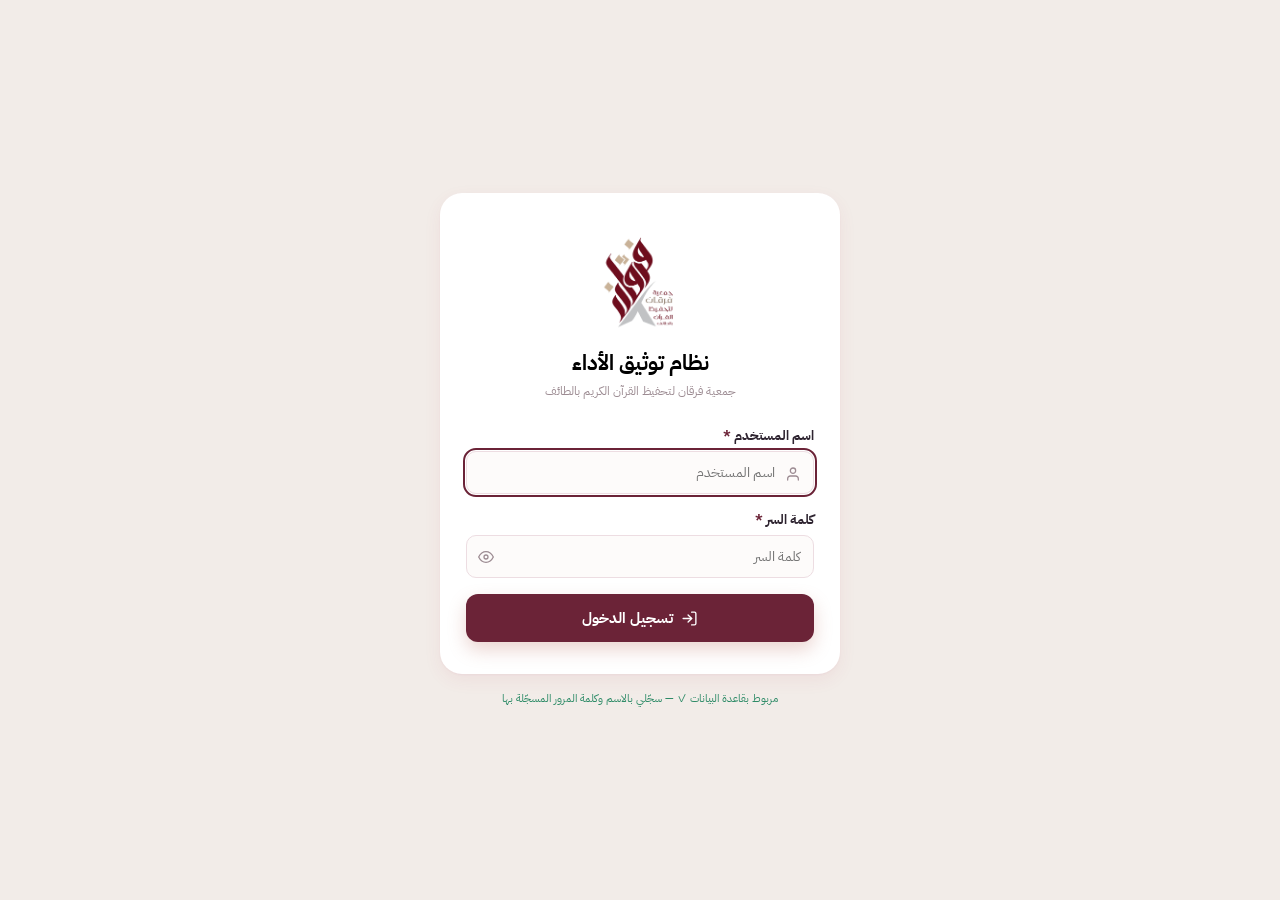
<file: index.html>
<!doctype html>
<html lang="ar" dir="rtl">
<head>
  <meta charset="UTF-8" />
  <meta name="viewport" content="width=device-width, initial-scale=1.0" />
  <title>منصة التقارير — جمعية فرقان</title>
  <link rel="preconnect" href="https://fonts.googleapis.com" />
  <link rel="preconnect" href="https://fonts.gstatic.com" crossorigin />
  <!-- كل الخطوط اللي تظهر باختيار "الخط" بصفحة إعدادات الموقع محمّلة هنا مسبقًا
       دفعة وحدة، عشان التبديل بينها يصير فوري بدون أي طلب شبكة إضافي. -->
  <link href="https://fonts.googleapis.com/css2?family=IBM+Plex+Sans+Arabic:wght@400;500;600;700&family=Cairo:wght@400;600;700;800;900&family=Almarai:wght@300;400;700;800&family=Amiri:wght@400;700&family=Tajawal:wght@400;500;700;800;900&family=Changa:wght@400;500;600;700;800&family=Noto+Kufi+Arabic:wght@400;500;600;700;800&family=Reem+Kufi:wght@400;500;600;700&display=swap" rel="stylesheet" />
  <link rel="stylesheet" href="style.css?v=20261104f" />
</head>
<body>
  <div id="app"></div>
  <script src="script.js?v=20261104f"></script>
</body>
</html>
</file>
<file: style.css>
/* =============================== Design tokens =============================== */
/* Primary brand accent: vivid burgundy (same vividness/lightness the reference
   design used for its blue), status colors (green/gold/danger) unchanged. */
:root {
  --rose: #6b2337;        /* primary (burgundy) — one consistent shade site-wide */
  --rose-dark: #521a2a;   /* primary hover/active */
  --blush-bg: #F2ECE8;    /* page background (warm off-white) */
  --ink: #2E2430;         /* body text (dark warm charcoal) */
  --subtle: #9c8b92;      /* muted secondary text */
  --border: #eddde2;      /* light border */
  --card-shadow: 0 1px 2px rgba(178, 58, 92, 0.05), 0 6px 18px rgba(178, 58, 92, 0.07);
  --green: #2E8B67;        /* completed / success */
  --green-bg: #e7f5ee;
  --gold: #D89A57;         /* accent + "under review" */
  --gold-bg: #fbf0e1;
  --gray-bg: #f3edef;
  --danger: #D65B57;
  --danger-bg: #fcebe9;
  --blue: #8B4A73;         /* secondary accent (wine-purple) */
  --blue-bg: #f3e9ef;
  --sidebar-bg: #faf6f4;
  --sidebar-bg-image: none;
  --sidebar-active: #DDCCC2;
  --sidebar-text: var(--ink);
  --sidebar-text-subtle: var(--subtle);
  /* خط الواجهة القابل للتخصيص من "إعدادات الموقع" — تُغيَّر هذي القيم فعليًا عبر
     applySiteColors() حسب اختيار مديرة النظام. التقرير المطبوع/PDF لا يستخدمها
     (يبقى بخطه الثابت Almarai/Amiri عمدًا). */
  --font-main: 'IBM Plex Sans Arabic';
  --font-heading: 'IBM Plex Sans Arabic';
}

* { box-sizing: border-box; }
html, body { margin: 0; padding: 0; }
body {
  background: var(--blush-bg);
  color: var(--ink);
  font-family: var(--font-main), 'Segoe UI', sans-serif;
  direction: rtl;
}
select, input, textarea, button { font-family: var(--font-main), sans-serif; }
button { font: inherit; }
img { max-width: 100%; }

.prs-title { font-family: var(--font-heading), var(--font-main), sans-serif; font-weight: 800; }

.prs-card { transition: transform 0.15s ease, box-shadow 0.15s ease; }
.prs-card:hover { transform: translateY(-2px); box-shadow: 0 8px 20px rgba(46,36,34,0.09); }

/* =============================== Layout =============================== */
.app-shell { display: flex; align-items: flex-start; min-height: 100vh; }
.page-wrap { min-height: 100vh; padding: 28px 20px; width: 100%; }
.page-inner { max-width: 980px; margin: 0 auto; }
.page-inner.narrow { max-width: 720px; }
.page-inner.report { max-width: 900px; }

.app-main { flex: 1; min-width: 0; }
.open-sidebar-wrap { padding: 20px 20px 0; display: flex; align-items: center; gap: 8px; }

/* Sidebar (main nav) — Option B: "مجموعات منفصلة ببطاقات" */
.sidebar {
  width: 252px;
  flex-shrink: 0;
  background-color: var(--sidebar-bg);
  background-image: var(--sidebar-bg-image);
  background-size: cover;
  background-position: center;
  box-shadow: var(--card-shadow);
  border-radius: 20px;
  padding: 16px 12px;
  display: flex;
  flex-direction: column;
  position: sticky;
  top: 20px;
  align-self: flex-start;
  margin: 20px 0 20px 20px;
  overflow-y: auto;
  height: calc(100vh - 40px);
  scrollbar-width: thin;
  scrollbar-color: var(--border) transparent;
}
.sidebar::-webkit-scrollbar { width: 6px; }
.sidebar::-webkit-scrollbar-thumb { background: var(--border); border-radius: 6px; }
.sidebar-head { padding: 2px 4px 14px; margin-bottom: 4px; }
.sidebar-head-icons-row { display: flex; align-items: center; justify-content: space-between; margin-bottom: 10px; }
.icon-badge { width: 30px; height: 30px; border-radius: 9px; background: #fff; display: flex; align-items: center; justify-content: center; flex-shrink: 0; box-shadow: 0 1px 3px rgba(107,35,55,0.1); }
.sidebar-logo { display: block; width: 30px; height: 30px; object-fit: contain; margin: 0 auto 6px; }
.sidebar-title { display: block; font-size: var(--sb-title-size, 15px); font-weight: 900; color: var(--sb-title-color, #6b2337); text-align: center; white-space: normal; line-height: 1.3; }
.icon-btn { width: 28px; height: 28px; border-radius: 8px; border: none; background: #fff; display: flex; align-items: center; justify-content: center; cursor: pointer; flex-shrink: 0; transition: background 0.15s ease; }
.icon-btn:hover { background: #f1e6ea; }
.sidebar .icon-btn { background: #fff; }
.sidebar-user-block {
  display: flex; align-items: center; gap: 28px; padding: 10px; margin: 4px 0 14px;
  background: #fff; border-radius: 14px; box-shadow: 0 1px 3px rgba(107,35,55,0.08);
}
.sidebar-user-avatar {
  width: 36px; height: 36px; border-radius: 50%; background: linear-gradient(150deg, #8B4A73, #6b2337); color: #fff;
  display: flex; align-items: center; justify-content: center; font-weight: 900; font-size: 14px; flex-shrink: 0;
}
.sidebar-user-name { font-size: 12.5px; font-weight: 800; color: var(--ink); overflow: hidden; text-overflow: ellipsis; white-space: nowrap; }
.sidebar-role-badge {
  display: inline-block; margin-top: 3px; font-size: 9.5px; font-weight: 700; color: #fff;
  background: var(--rose); padding: 2px 8px; border-radius: 999px; white-space: nowrap;
  overflow: hidden; text-overflow: ellipsis; max-width: 100%;
}
.sidebar-bell { margin-right: auto; background: #fff; border: none; width: 30px; height: 30px; border-radius: 50%; display: flex; align-items: center; justify-content: center; flex-shrink: 0; color: var(--ink); box-shadow: 0 1px 3px rgba(107,35,55,0.08); transition: background 0.15s ease; }
.sidebar-bell:hover { background: #f1e6ea; }
.nav-group {
  position: relative; background: #fff; border-radius: 14px; padding: 8px 6px;
  box-shadow: 0 1px 2px rgba(107,35,55,0.05);
}
.nav-group-label {
  font-size: 11px; font-weight: 800; color: var(--rose); letter-spacing: 0.2px;
  padding: 4px 8px 7px; display: flex !important; transition: opacity 0.15s ease;
}
.nav-group-label svg { opacity: 0.7; }
.nav-list { display: flex; flex-direction: column; gap: 3px; padding-right: 0; width: 100%; }
.nav-item {
  position: relative;
  display: flex; align-items: center; gap: 10px; padding: 8px 10px; border-radius: 9px; border: none;
  background: transparent; color: var(--nav-color, var(--ink)); font-size: var(--nav-size, 12px); font-weight: 600; cursor: pointer; text-align: right; width: 100%;
  transition: background 0.15s ease, color 0.15s ease;
}
.nav-item.active { background: var(--nav-active-bg, linear-gradient(135deg, #8B4A73, #6b2337)); color: #fff; font-weight: 800; }
.nav-item.active svg { stroke: #fff !important; }
.nav-item.active::before { content: none; }
.nav-item:not(.active):not([disabled]):hover { background: var(--gray-bg); }
.nav-item[disabled] { color: #cfc3c8; cursor: not-allowed; }
.sidebar-tagline { font-family: var(--font-heading), 'Cairo', 'IBM Plex Sans Arabic', sans-serif; font-size: 13px; font-weight: 800; color: var(--rose); text-align: center; margin: 14px 0 8px; line-height: 1.5; }
.sidebar-spacer { flex: 1; min-height: 10px; }
.sidebar-sep { border-top: none; margin: 6px 0; }
.logout-btn { display: flex; align-items: center; justify-content: center; gap: 8px; padding: 10px 6px; border-radius: 12px; border: none; background: #fff; color: var(--rose); font-size: 12.5px; font-weight: 700; cursor: pointer; text-align: center; width: calc(100% - 46px); margin-right: 22px; margin-bottom: 28px; box-shadow: 0 1px 3px rgba(107,35,55,0.08); transition: background 0.15s ease; }
.logout-btn:hover { background: rgba(214,91,87,0.1); }
.mobile-menu-toggle { width: 38px; height: 38px; border-radius: 10px; border: 1px solid #fff; box-shadow: var(--card-shadow); background: #fff; display: flex; align-items: center; justify-content: center; cursor: pointer; }
.mobile-backdrop { position: fixed; inset: 0; background: rgba(46,36,42,0.4); z-index: 40; }
.sidebar-mobile-panel { position: fixed; top: 0; bottom: 0; right: 0; z-index: 50; width: 264px; max-width: 82vw; box-shadow: -8px 0 24px rgba(0,0,0,0.15); }
@media (max-width: 860px) {
  .sidebar:not(.sidebar-mobile-panel .sidebar) { display: none; }
}
.sidebar-tagline-block { margin-bottom: 52px; display: flex; flex-direction: column; align-items: center; }
.sidebar-tagline-img { max-width: 100%; max-height: 70px; object-fit: contain; margin: 10px auto 0; border-radius: 10px; }


/* =============================== Common bits =============================== */
.field { margin-bottom: 16px; }
.field-label { display: block; font-size: 13px; font-weight: 700; margin-bottom: 6px; color: var(--ink); }
.req-star { color: var(--rose); }
.input, select.input, textarea.input {
  width: 100%; box-sizing: border-box; padding: 10px 12px; border-radius: 10px; border: 1px solid var(--border);
  font-size: 13.5px; color: var(--ink); background: #fdfbfa; outline: none;
}
/* حقول التاريخ في Safari (الآيباد) لها عرض داخلي ثابت يطلّعها عن مكانها جنب حقل ثاني */
input[type="date"] { -webkit-appearance: none; appearance: none; display: block; width: 100%; min-width: 0; max-width: 100%; box-sizing: border-box; min-height: 44px; text-align: right; }
.row-flex > *, .field, .num-box { min-width: 0; }
input[type="date"]::-webkit-date-and-time-value { text-align: right; }
select.input { cursor: pointer; }
textarea.input { resize: vertical; line-height: 1.6; }
.readonly-box { padding: 10px 12px; border-radius: 10px; border: 1px solid var(--border); background: var(--gray-bg); color: var(--subtle); display: flex; align-items: center; min-height: 40px; }
.hint { font-size: 11px; color: var(--subtle); margin-top: 6px; }
.hint.good { color: var(--green); }
.hint.bad { color: var(--danger); }
.char-count { font-size: 10.5px; color: var(--subtle); margin-top: 4px; text-align: left; }

.radio-group { display: flex; flex-wrap: wrap; gap: 8px; }
.radio-pill { padding: 8px 14px; border-radius: 999px; border: 1px solid var(--border); background: #fff; color: var(--ink); font-size: 12.5px; font-weight: 600; cursor: pointer; }
.radio-pill.active { border-color: var(--rose); background: var(--rose); color: #fff; }

.progress-bar { background: #f1e8e4; border-radius: 999px; height: 7px; overflow: hidden; }
.progress-bar-fill { height: 100%; border-radius: 999px; transition: width 0.3s ease; background: var(--rose); }

.topbar { display: flex; align-items: center; justify-content: space-between; margin-bottom: 22px; gap: 12px; flex-wrap: wrap; }
.topbar-left { display: flex; align-items: center; gap: 12px; }
.back-btn { width: 36px; height: 36px; border-radius: 10px; border: 1px solid var(--border); background: #fff; cursor: pointer; display: flex; align-items: center; justify-content: center; flex-shrink: 0; }
.topbar-title { font-size: 20px; font-weight: 900; color: var(--ink); }
.topbar-subtitle { font-size: 12.5px; color: var(--subtle); margin-top: 3px; }
.topbar-right { display: flex; gap: 8px; align-items: center; flex-shrink: 0; flex-wrap: wrap; }

.pill-btn {
  display: inline-flex; align-items: center; gap: 6px; padding: 9px 14px; border-radius: 10px; font-size: 12.5px;
  font-weight: 700; cursor: pointer; border: none;
}
.pill-btn[disabled] { opacity: 0.45; cursor: not-allowed; }
.pill-primary { background: var(--rose); color: #fff; }
.pill-ghost { background: #fff; color: var(--ink); border: 1px solid var(--border); }
.pill-soft { background: var(--green-bg); color: var(--green); }
.pill-danger { background: var(--danger-bg); color: var(--danger); }

.card { background: #fff; border: 1px solid #fff; box-shadow: var(--card-shadow); border-radius: 16px; padding: 16px; }
.card-lg { border-radius: 18px; padding: 18px 20px; }
.stat-card { background: #fff; border: 1px solid #fff; box-shadow: var(--card-shadow); border-radius: 14px; padding: 14px 16px; }
.stat-card .value { font-size: 22px; font-weight: 900; color: var(--ink); }
.stat-card .label { font-size: 11px; color: var(--subtle); margin-top: 4px; }
.stat-grid { display: grid; grid-template-columns: repeat(auto-fit, minmax(160px, 1fr)); gap: 12px; margin-bottom: 18px; }
.stat-icon-card { display: flex; align-items: center; justify-content: space-between; gap: 10px; }
.stat-icon-circle { width: 42px; height: 42px; border-radius: 50%; display: flex; align-items: center; justify-content: center; flex-shrink: 0; }

.hero-banner {
  position: relative;
  overflow: hidden;
  border-radius: 18px;
  padding: 30px 26px 24px;
  margin-bottom: 18px;
  min-height: 190px;
  display: flex;
  flex-direction: column;
  justify-content: var(--banner-vpos, center);
  align-items: stretch;
}
.hero-banner::after { content: ""; position: absolute; inset: 0; background: rgba(255,255,255,var(--banner-veil, 0)); z-index: 1; pointer-events: none; }
.hero-banner-bg {
  position: absolute; inset: 0; width: 100%; height: 100%;
  object-fit: cover; object-position: center 62%; z-index: 0;
}
.hero-banner-text { position: relative; z-index: 2; margin-bottom: 18px; text-align: center; transform: translateX(var(--banner-shift, -8%)); }
.hero-banner-eyebrow { font-size: 14px; font-weight: 600; color: #000; }
.hero-banner-title { font-size: var(--banner-title-size, 27px); font-weight: 900; color: var(--banner-title-color, #6b2337); margin: 4px 0 8px; }
.hero-banner-sub { font-size: var(--banner-sub-size, 13px); color: var(--banner-sub-color, #000); margin-bottom: 0; }
.search-bar {
  margin-top: 16px;
  background: #fff;
  border: 1px solid var(--border);
  box-shadow: 0 1px 2px rgba(178, 58, 92, 0.05);
  border-radius: 12px;
  padding: 10px 14px;
  display: flex;
  align-items: center;
  gap: 10px;
  max-width: 100%;
  position: relative;
  z-index: 2;
}
.search-input { border: none; outline: none; flex: 1; font-size: 13px; background: transparent; color: var(--ink); }
.search-input::placeholder { color: var(--subtle); }
@media (max-width: 700px) {
  .dash-recent-grid { grid-template-columns: 1fr !important; }
}

table.prs-table { width: 100%; border-collapse: collapse; font-size: 12px; }
table.prs-table th { text-align: right; padding: 9px 10px; font-weight: 800; }
table.prs-table td { padding: 8px 10px; border-top: 1px solid var(--border); }
.table-wrap { border: 1px solid var(--border); border-radius: 12px; overflow: hidden; }

.badge { display: inline-flex; align-items: center; font-size: 10.5px; font-weight: 700; padding: 4px 10px; border-radius: 999px; }
.row-flex { display: flex; gap: 10px; }
.row-flex > * { flex: 1; min-width: 0; }
.repeat-item { border: 1px solid var(--border); border-radius: 14px; padding: 16px; position: relative; margin-bottom: 14px; }
.repeat-item-head { display: flex; align-items: center; justify-content: space-between; margin-bottom: 12px; }
.repeat-item-title { font-size: 12.5px; font-weight: 800; color: var(--rose); }
.icon-remove { width: 26px; height: 26px; border-radius: 8px; border: none; background: var(--danger-bg); color: var(--danger); cursor: pointer; display: flex; align-items: center; justify-content: center; }
.subhead { font-size: 11.5px; font-weight: 800; color: var(--rose); margin: 16px 0 10px; padding-bottom: 6px; border-bottom: 1px solid var(--border); }

.login-wrap { min-height: 100vh; display: flex; align-items: center; justify-content: center; padding: 20px; }
.login-box { width: 100%; max-width: 400px; }
.login-card { background: #fff; border-radius: 22px; padding: 32px 26px; box-shadow: var(--card-shadow); }
.login-logo { width: 96px; height: auto; margin: 0 auto 14px; display: block; }
.login-hint { text-align: center; font-size: 11px; color: var(--subtle); margin-top: 16px; }
.error-box { background: var(--danger-bg); color: var(--danger); font-size: 12px; border-radius: 10px; padding: 9px 12px; margin-bottom: 14px; }
.submit-btn { width: 100%; padding: 13px; border-radius: 12px; border: none; background: var(--rose); color: #fff; font-size: 14.5px; font-weight: 800; cursor: pointer; display: flex; align-items: center; justify-content: center; gap: 8px; box-shadow: 0 8px 18px rgba(193,123,111,0.32); }
.input-icon-wrap { position: relative; }
.input-icon-right { position: absolute; top: 50%; right: 13px; transform: translateY(-50%); pointer-events: none; }
.input-icon-left-btn { position: absolute; top: 50%; left: 12px; transform: translateY(-50%); background: none; border: none; cursor: pointer; padding: 0; display: flex; }

/* Report layout */
.report-layout { display: flex; align-items: flex-start; gap: 0; }
.report-main { flex: 1; min-width: 0; padding: 20px; }
.phase-sidebar { width: 232px; flex-shrink: 0; background: #fff; border-left: 1px solid var(--border); padding: 14px 10px; overflow-y: auto; position: sticky; top: 20px; height: calc(100vh - 40px); }
.phase-sidebar.collapsed { width: 64px; padding: 14px 8px; }
.phase-row-btn { width: 100%; display: flex; align-items: center; gap: 9px; padding: 8px; border: none; background: transparent; cursor: pointer; text-align: right; border-radius: 12px; }
.phase-row-btn.open { background: #fdfbfa; }
.phase-section-btn { display: flex; align-items: center; gap: 7px; padding: 6px 8px; border-radius: 8px; border: none; background: transparent; cursor: pointer; text-align: right; width: 100%; }
.phase-section-btn.active { background: var(--rose); }
.phase-section-btn.active span.sec-label { color: #fff; font-weight: 700; }
.dot { width: 6px; height: 6px; border-radius: 50%; flex-shrink: 0; }

.section-editor-nav { display: flex; align-items: center; gap: 8px; margin-top: 20px; padding-top: 16px; border-top: 1px solid var(--border); }
.next-btn { display: flex; align-items: center; gap: 4px; padding: 9px 14px; border-radius: 10px; border: none; background: var(--rose); color: #fff; font-size: 12.5px; font-weight: 700; cursor: pointer; }
.next-btn[disabled] { background: #f0c8bd; cursor: not-allowed; }

.indicator-card { border: 1px solid #fff; box-shadow: var(--card-shadow); border-radius: 14px; padding: 16px 18px; background: #fff; margin-bottom: 14px; }
.indicator-card.empty { border: 1px solid var(--border); box-shadow: none; padding: 16px; }
.num-box { flex: 1; background: var(--gray-bg); border-radius: 10px; padding: 8px 10px; text-align: center; }
.num-box.highlight { background: var(--gold-bg); }
.num-box .num-label { font-size: 10px; color: var(--subtle); }
.num-box .num-value { font-size: 15px; font-weight: 800; margin-top: 2px; }

.multi-chip { display: inline-flex; align-items: center; gap: 5px; background: var(--danger-bg); color: var(--rose); border-radius: 999px; padding: 4px 10px; font-size: 11.5px; font-weight: 600; }
.multi-dropdown-panel { border: 1px solid var(--border); border-radius: 10px; background: #fff; margin-top: 4px; max-height: 200px; overflow-y: auto; }
.multi-dropdown-item { display: flex; align-items: center; gap: 8px; padding: 8px 12px; cursor: pointer; font-size: 12.5px; }
.multi-dropdown-item:hover { background: #fdfbfa; }

.og-block { border-right: 3px solid var(--rose); background: #fdfbfa; border-radius: 10px; padding: 12px 14px; margin-top: 12px; }

/* =============================== Formal report design (Word/PDF style) ======= */
:root {
  --rpt-burgundy: #6b2337;      /* deep formal maroon — headings, chapter bars */
  --rpt-burgundy-dark: #4d1827;
  --rpt-beige: #FAF6EF;         /* page-surroundings background (screen only) */
  --rpt-paper: #FFFDF9;         /* the "paper" surface of each page */
  --rpt-line: #e7dccb;          /* soft hairline / divider */
  --rpt-ink: #2c2622;           /* body text on paper */
  --rpt-gray: #6f6a63;          /* secondary/muted text */
}

.rpt-wrap { background: var(--rpt-beige); padding: 26px 0; border-radius: 18px; }
.a4-page {
  background: var(--rpt-paper);
  width: var(--rpt-page-w, 210mm);
  max-width: 100%;
  min-height: 100mm;
  margin: 0 auto 22px;
  padding: var(--rpt-mt, 18mm) var(--rpt-mr, 15mm) var(--rpt-mb, 18mm) var(--rpt-ml, 15mm);
  box-shadow: 0 2px 4px rgba(107,35,55,0.06), 0 14px 34px rgba(107,35,55,0.09);
  position: relative;
  box-sizing: border-box;
  font-family: var(--rpt-font-body, 'Almarai'), 'Almarai', 'IBM Plex Sans Arabic', sans-serif;
  color: var(--rpt-ink);
}
.a4-page.has-spine { padding-right: calc(var(--rpt-mr, 15mm) + 2mm); }
.rpt-spine { position: absolute; top: 0; bottom: 0; right: 0; width: 5mm; background: var(--rpt-burgundy); }

/* ---- تنسيق الصفحة من «إدارة التقارير»: خلفية، علامة مائية، إطار، رأس وتذييل ---- */
.rpt-bgimg .a4-page { background-image: var(--rpt-bg-img); background-size: 100% 100%; background-position: center; background-repeat: no-repeat; }
.rpt-frame .a4-page { outline: 1.5px solid var(--rpt-burgundy); outline-offset: -5mm; }
.rpt-wm { position: absolute; inset: 0; background-repeat: no-repeat; background-position: center; background-size: 45%; opacity: 0.06; pointer-events: none; z-index: 0; }
.rpt-runhead { display: flex; align-items: center; justify-content: space-between; gap: 10px; font-size: 10.5px; color: var(--rpt-gray); border-bottom: 2px solid var(--rpt-burgundy); padding-bottom: 6px; margin-bottom: 14px; position: relative; }
.rpt-runhead > span { flex: 1; }
.rpt-runhead > span:last-child { text-align: left; }
.rpt-runhead-c { display: flex; align-items: center; justify-content: center; gap: 8px; color: var(--rpt-burgundy); }
.rpt-runhead-c img { height: 34px; width: auto; }
.rpt-runfoot { position: absolute; bottom: 6mm; left: var(--rpt-ml, 15mm); right: var(--rpt-mr, 15mm); display: flex; align-items: center; gap: 10px; font-size: 10px; color: var(--rpt-gray); }
.rpt-runfoot > span { flex: 1; }
.rpt-runfoot-num { text-align: center; font-size: 14px; font-weight: 800; color: var(--rpt-burgundy); }

/* ---- صفحة «تنسيق وإنشاء التقارير» ---- */
.rm-layout { display: flex; flex-wrap: wrap; gap: 16px; align-items: flex-start; }
.rm-list { flex: 0 1 230px; min-width: 200px; display: flex; flex-direction: column; gap: 8px; }
.rm-item { display: flex; flex-direction: column; align-items: flex-start; gap: 2px; text-align: right; padding: 12px 14px; border-radius: 14px; cursor: pointer; color: var(--ink, #2E2430); border: 1px solid var(--border, #eddde2); background: #fff; font-family: inherit; min-height: 52px; }
.rm-item.on { border: 1.5px solid var(--rose, #6b2337); background: #fbf3f5; }
.rm-item-name { font-size: 13.5px; font-weight: 800; }
.rm-item-kind { font-size: 11.5px; color: var(--subtle, #6f5f66); }
.rm-new { min-height: 48px; border-radius: 14px; border: 1.5px dashed #c9a9b4; background: #fff; color: var(--rose, #6b2337); font-size: 13px; font-weight: 800; cursor: pointer; display: flex; align-items: center; justify-content: center; gap: 6px; font-family: inherit; }
.rm-panel { flex: 1 1 360px; min-width: 0; display: flex; flex-direction: column; gap: 12px; margin: 0; }
.rm-panel-head { display: flex; align-items: center; justify-content: space-between; gap: 10px; flex-wrap: wrap; }
.rm-tabs { display: flex; gap: 4px; flex-wrap: wrap; background: #f6f0f2; padding: 4px; border-radius: 12px; }
.rm-tab { flex: 1; min-width: 78px; min-height: 40px; border: none; border-radius: 9px; font-size: 12px; font-weight: 600; cursor: pointer; background: transparent; color: #5c4f55; font-family: inherit; }
.rm-tab.on { background: #fff; color: var(--rose, #6b2337); font-weight: 800; box-shadow: 0 1px 3px rgba(107,35,55,0.12); }
.rm-body { display: flex; flex-direction: column; gap: 14px; }
.rm-field { display: flex; flex-direction: column; gap: 6px; }
.rm-label { font-size: 12.5px; font-weight: 800; }
.rm-field > .rm-pill { align-self: flex-start; }
.rm-label:empty { display: none; }
.rm-hint { font-size: 11.5px; color: var(--subtle, #6f5f66); line-height: 1.7; }
.rm-row { display: flex; align-items: center; gap: 8px; flex-wrap: wrap; }
.rm-pills { display: flex; gap: 6px; flex-wrap: wrap; }
.rm-pill { min-height: 40px; padding: 0 14px; border-radius: 999px; font-size: 12.5px; font-weight: 600; cursor: pointer; border: 1px solid var(--border, #eddde2); background: #fff; color: var(--ink, #2E2430); font-family: inherit; display: inline-flex; align-items: center; }
.rm-pill.on { background: var(--rose, #6b2337); border-color: var(--rose, #6b2337); color: #fff; font-weight: 800; }
.rm-pill-sm { min-height: 34px; padding: 0 11px; font-size: 11.5px; }
.rm-grid3 { display: grid; grid-template-columns: repeat(auto-fit, minmax(140px, 1fr)); gap: 10px; }
.rm-mini { display: flex; align-items: center; gap: 6px; font-size: 12px; color: var(--subtle, #6f5f66); }
.rm-color { width: 52px; height: 40px; border: 1px solid var(--border, #eddde2); border-radius: 8px; cursor: pointer; padding: 2px; background: #fff; }
.rm-swatch { width: 36px; height: 36px; border-radius: 50%; cursor: pointer; border: 2px solid #fff; box-shadow: 0 0 0 1px var(--border, #eddde2); }
.rm-swatch.on { border: 3px solid var(--ink, #2E2430); }
.rm-sep { height: 1px; background: var(--border, #eddde2); }
.rm-chapter { border: 1px solid var(--border, #eddde2); border-radius: 12px; padding: 8px 10px; margin-bottom: 6px; background: #fff; }
.rm-chapter.off { background: #faf6f4; }
.rm-chapter.off input { opacity: 0.6; }
.rm-arrow { width: 30px; height: 22px; border: 1px solid var(--border, #eddde2); background: #fff; border-radius: 6px; font-size: 10px; cursor: pointer; color: var(--ink, #2E2430); }
.rm-arrow:disabled { opacity: 0.35; cursor: default; }
.rm-link { background: none; border: none; color: var(--rose, #6b2337); font-size: 12px; font-weight: 700; cursor: pointer; padding: 8px 2px 0; font-family: inherit; }
.rm-dirty { font-size: 11.5px; font-weight: 800; color: #7a4d16; background: #fbf0e1; padding: 4px 10px; border-radius: 999px; }
.rm-saved { font-size: 11.5px; font-weight: 800; color: #2E6B52; background: #e7f5ee; padding: 4px 10px; border-radius: 999px; }
.rm-preview { flex: 1 1 440px; min-width: 0; }
.rm-badge { font-size: 11.5px; font-weight: 800; color: #7a4d16; background: #fbf0e1; padding: 4px 10px; border-radius: 999px; }
.rm-preview-scroll { max-height: 1100px; overflow: auto; border-radius: 16px; background: var(--rpt-beige); }
.rm-preview-scroll .rpt-wrap { padding: 14px 0; }

/* ---- شبكة البطاقات العامة (تُستخدم بالبطاقات الأيقونية داخل الفصول) ---- */

/* ---- Cover page ---- */
/* غلاف "التقرير الإداري النهائي" (الإدارة العليا) — تصميم مبسّط منفصل */
.rpt-cover { display: flex; flex-direction: column; align-items: center; justify-content: center; text-align: center; border: 1.5px solid var(--rpt-burgundy); position: relative; overflow: hidden; background: linear-gradient(180deg, #fff 0%, var(--rpt-beige) 100%); }
.rpt-cover-inner { padding: 10mm; width: 100%; position: relative; z-index: 1; }
.rpt-cover-logo { width: 100px; margin: 0 auto 18px; display: block; }
.rpt-cover-assoc { font-size: 14px; font-weight: 700; color: var(--rpt-burgundy); margin-bottom: 4px; }
.rpt-cover-unit { font-size: 12.5px; color: var(--rpt-gray); margin-bottom: 30px; }
.rpt-cover-divider { width: 70px; height: 3px; background: var(--rpt-burgundy); margin: 0 auto 30px; border-radius: 2px; }
.rpt-cover-title { font-family: var(--rpt-font-title, 'Amiri'), 'Amiri', serif; font-size: 30px; font-weight: 700; color: var(--rpt-burgundy); margin: 0 0 10px; }
.rpt-cover-sub { font-size: 14px; color: var(--rpt-ink); margin-bottom: 40px; }
.rpt-cover-meta { display: inline-flex; flex-direction: column; gap: 8px; background: #fff; border: 1px solid var(--rpt-line); border-radius: 10px; padding: 16px 30px; margin-bottom: 34px; }
.rpt-cover-meta div { font-size: 12.5px; color: var(--rpt-ink); }
.rpt-cover-meta span { color: var(--rpt-burgundy); font-weight: 700; }
.rpt-cover-prepared { font-size: 11.5px; color: var(--rpt-gray); line-height: 1.9; }

/* غلاف تقرير الوحدة الفردي — التصميم الجديد (نقشة مثلثات قطرية، زي الغلاف المرجعي) */
.rpt-cover-v4 { display: flex; flex-direction: column; align-items: center; border: 1px solid var(--rpt-line); position: relative; overflow: hidden; background: #fff; padding: 12mm 20mm; min-height: 110mm !important; }
.rpt-cover-v4-logo { width: 90px; margin: 4mm auto 0; display: block; position: relative; z-index: 2; }
.rpt-cover-v4-text { margin-top: 10mm; position: relative; z-index: 1; text-align: center; width: 100%; }
.rpt-cover-v4-title { font-family: 'Cairo', 'Almarai', sans-serif; font-weight: 900; font-size: 26px; color: var(--rpt-ink); line-height: 1.5; margin: 0 0 10px; }
.rpt-cover-v4-sub { font-size: 14.5px; color: var(--rpt-burgundy); font-weight: 700; margin-bottom: 8px; }
.rpt-cover-v4-unit { font-size: 12.5px; color: var(--rpt-gray); }
.rpt-cover-v4-badge-logo { position: absolute; bottom: 10mm; right: 20mm; width: 44px; z-index: 2; }
.rpt-cover-v4-prepared { font-size: 10px; color: var(--rpt-gray); line-height: 1.8; margin-top: 8mm; text-align: center; position: relative; z-index: 1; }

/* ---- Chapters ---- */
.rpt-chapter { margin-bottom: 26px; }
.rpt-chapter-head { display: flex; align-items: center; gap: 12px; background: var(--rpt-chapter-bg, #f3e8dd); border: 1px solid var(--rpt-line); border-radius: 10px; padding: 12px 16px; margin-bottom: 16px; }
.rpt-chapter-icon { width: 26px; height: 26px; border-radius: 7px; background: var(--rpt-burgundy); display: flex; align-items: center; justify-content: center; flex-shrink: 0; }
.rpt-chapter-title { font-family: var(--rpt-font-heading, 'Cairo'), 'Cairo', 'Almarai', sans-serif; font-size: 15.5px; font-weight: 800; color: var(--rpt-burgundy); margin: 0; }
.rpt-subheading { font-size: 12.5px; font-weight: 800; color: var(--rpt-burgundy); margin: 16px 0 8px; padding-bottom: 4px; border-bottom: 1px solid var(--rpt-line); }
.rpt-subheading:first-child { margin-top: 0; }
.rpt-chapter-body .doc-kv { font-size: 12px; }
/* محاذاة فقرات التقرير من الجهتين (Justify) — هوامش متساوية وشكل مرتب،
   بدون التأثير على باقي الموقع (لوحة التحكم، محرر الأقسام). لا يغيّر شكل
   النصوص القصيرة (تسميات، شارات) لأن التبرير لا يظهر أثره إلا بالنص متعدد الأسطر. */
.rpt-chapter-body, .rpt-wrap .hint { text-align: justify; text-align-last: right; }
.rpt-chapter-body table.prs-table th { background: var(--rpt-th-bg, #f4ece4) !important; color: var(--rpt-th-color, var(--rpt-burgundy)) !important; }
.rpt-wrap table.prs-table { font-size: var(--rpt-table-fs, 12px); }
.rpt-wrap table.prs-table th { text-align: var(--rpt-th-align, right); }
.rpt-wrap table.prs-table td { text-align: var(--rpt-td-align, right); text-align-last: auto; }
.rpt-zebra .rpt-chapter-body table.prs-table tbody tr:nth-child(even) td { background: rgba(107,35,55,0.045); }
.rpt-tnone .rpt-chapter-body table.prs-table td { border-top-color: transparent !important; }
.rpt-tgrid .rpt-chapter-body table.prs-table th, .rpt-tgrid .rpt-chapter-body table.prs-table td { border: 1px solid var(--rpt-line) !important; }
.rpt-chapter-body table.prs-table td { border-top-color: var(--rpt-line) !important; }
/* توحيد ألوان الشارات وأشرطة التقدم داخل التقرير على درجات العنابي والبيج،
   بدل الألوان المتعددة (أخضر/أصفر/أحمر) المستخدمة بلوحة التحكم — يبقي التقرير
   المطبوع أنيقًا ومتناسقًا بصريًا، مع بقاء نص الحالة نفسه (النص لا يتغيّر). */
.rpt-chapter-body .badge { background: #f4ece4 !important; color: var(--rpt-burgundy) !important; border: 1px solid var(--rpt-line); }
.rpt-chapter-body .progress-bar { background: #f0e4d8 !important; }
.rpt-chapter-body .progress-bar-fill { background: var(--rpt-burgundy) !important; }
.rpt-chapter-body .stat-icon-circle { background: #f4ece4 !important; }
.rpt-chapter-body .hint { font-size: 11.5px; }

/* ---- Approval / closing block ---- */
.rpt-approval-grid { display: grid; grid-template-columns: repeat(3, 1fr); gap: 16px; margin-top: 20px; }
.rpt-approval-box { border: 1px solid var(--rpt-line); border-radius: 8px; padding: 14px; text-align: center; }
.rpt-approval-role { font-size: 11px; color: var(--rpt-gray); margin-bottom: 26px; }
.rpt-approval-line { border-top: 1px solid var(--rpt-ink); padding-top: 6px; font-size: 11px; color: var(--rpt-gray); }
.doc-kv { display: flex; flex-wrap: wrap; gap: 6px 18px; font-size: 12.5px; margin-bottom: 6px; }
.doc-kv b { color: var(--rpt-ink); }

@media (max-width: 860px) {
  .report-layout { flex-direction: column; }
  .phase-sidebar { display: none; }
  .phase-sidebar.mobile-open { display: block; position: fixed; top: 0; bottom: 0; right: 0; z-index: 50; width: 264px; max-width: 82vw; box-shadow: -8px 0 24px rgba(0,0,0,0.15); }
  .a4-page { width: 100%; padding: 8mm; }
  .rpt-approval-grid { grid-template-columns: 1fr; }
}

@page { size: A4; margin: 0; }
@media print {
  html, body { background: #fff !important; }
  .no-print { display: none !important; }
  .sidebar, .phase-sidebar, .mobile-menu-toggle { display: none !important; }
  .rpt-wrap { background: #fff !important; padding: 0 !important; }
  .a4-page {
    box-shadow: none !important; margin: 0 !important; width: auto !important; min-height: 100vh;
    padding: var(--rpt-mt, 16mm) var(--rpt-mr, 14mm) var(--rpt-mb, 18mm) var(--rpt-ml, 14mm) !important; break-after: page;
  }
  .a4-page.has-spine { padding-right: calc(var(--rpt-mr, 14mm) + 2mm) !important; }
  .a4-page:last-child { break-after: auto; }
  .rpt-chapter { break-inside: avoid; }
  .rpt-cover { break-after: page; }
  .rpt-cover-v4 { break-after: page; }
  * { -webkit-print-color-adjust: exact !important; print-color-adjust: exact !important; }
}

/* ===== أرشيف التقارير بنمط مدير الملفات ===== */
.arc-search { margin-bottom: 12px; }
.arc-layout { display: grid; grid-template-columns: 1fr 250px; gap: 16px; align-items: start; }
.arc-main { min-width: 0; }
.arc-folders { display: grid; grid-template-columns: repeat(auto-fill, minmax(150px, 1fr)); gap: 12px; margin-bottom: 18px; }
.arc-folder { background: #fff; border: 1px solid var(--border, #eadfdb); border-radius: 16px; padding: 14px 14px 12px; text-align: right; cursor: pointer; font-family: inherit; box-shadow: 0 1px 2px rgba(60,30,40,.04); transition: transform .12s, box-shadow .12s; }
.arc-folder:hover { transform: translateY(-2px); box-shadow: 0 6px 16px rgba(60,30,40,.10); }
.arc-folder-name { margin-top: 10px; font-size: 14.5px; font-weight: 800; color: var(--ink, #2b2024); }
.arc-folder-meta { margin-top: 3px; font-size: 11.5px; color: var(--subtle, #7b6f72); }
.arc-folder-meta b { color: var(--ink, #2b2024); }
.arc-section-title { font-size: 13px; font-weight: 800; color: var(--ink, #2b2024); margin: 4px 2px 10px; }
.arc-files { display: grid; grid-template-columns: repeat(auto-fill, minmax(150px, 1fr)); gap: 12px; }
.arc-file { background: #fff; border: 1px solid var(--border, #eadfdb); border-radius: 14px; padding: 14px 12px 10px; text-align: center; cursor: pointer; font-family: inherit; display: flex; flex-direction: column; align-items: center; gap: 4px; box-shadow: 0 1px 2px rgba(60,30,40,.04); transition: transform .12s, box-shadow .12s; }
.arc-file:hover { transform: translateY(-2px); box-shadow: 0 6px 16px rgba(60,30,40,.10); }
.arc-file-name { margin-top: 6px; font-size: 12px; font-weight: 700; color: var(--ink, #2b2024); line-height: 1.5; display: -webkit-box; -webkit-line-clamp: 2; -webkit-box-orient: vertical; overflow: hidden; min-height: 36px; }
.arc-file-unit { font-size: 10.5px; color: var(--subtle, #7b6f72); }
.arc-file-foot { width: 100%; display: flex; align-items: center; justify-content: space-between; margin-top: 6px; font-size: 10.5px; color: var(--subtle, #7b6f72); }
.arc-dot { width: 9px; height: 9px; border-radius: 50%; display: inline-block; }
.arc-side { display: flex; flex-direction: column; gap: 12px; }
.arc-card { background: #fff; border: 1px solid var(--border, #eadfdb); border-radius: 14px; padding: 14px; }
.arc-card-label { font-size: 11px; color: var(--subtle, #7b6f72); }
.arc-big { margin: 6px 0 10px; }
.arc-big b { font-size: 24px; color: var(--ink, #2b2024); }
.arc-big span { font-size: 11.5px; color: var(--subtle, #7b6f72); }
.arc-bar { height: 6px; border-radius: 3px; background: #eee4e0; overflow: hidden; margin-bottom: 6px; }
.arc-bar i { display: block; height: 100%; background: linear-gradient(90deg, #8B4A73, #6b2337); border-radius: 3px; }
.arc-chips { display: flex; flex-direction: column; gap: 8px; }
.arc-chip { display: flex; align-items: center; gap: 8px; padding: 8px 10px; border-radius: 8px; font-size: 11.5px; font-weight: 700; }
.arc-chip-dot { width: 8px; height: 8px; border-radius: 50%; flex-shrink: 0; }
.arc-tip { display: flex; align-items: center; gap: 10px; font-size: 11.5px; color: var(--subtle, #7b6f72); line-height: 1.7; }
@media (max-width: 860px) { .arc-layout { grid-template-columns: 1fr; } .arc-side { order: -1; } }

/* عرض أفقي: آيباد/حاسب */
@media (min-width: 1100px) {
  .page-inner { max-width: 1280px; }
  .page-inner.narrow { max-width: 900px; }
  .page-inner.dash-wide { display: grid; grid-template-columns: repeat(2, minmax(0, 1fr)); gap: 18px; align-items: start; }
  .page-inner.dash-wide > * { margin-top: 0 !important; margin-bottom: 0 !important; min-width: 0; }
  .page-inner.dash-wide > .topbar, .page-inner.dash-wide > .hero-banner, .page-inner.dash-wide > .stat-grid, .page-inner.dash-wide > .dash-recent-grid { grid-column: 1 / -1; }
  .page-inner.dash-wide .table-wrap { overflow-x: auto; }
}
@media (min-width: 1500px) {
  .page-inner { max-width: 1500px; }
  .page-inner.dash-wide { grid-template-columns: repeat(3, minmax(0, 1fr)); }
}

.input:focus, input:focus, select:focus, textarea:focus { outline: 2px solid var(--accent, var(--rose)); outline-offset: 1px; }

/* ترتيب عناصر لوحة المعلومات: الحاوية عمود مرن، وكل عنصر له order */
.page-inner.dash-wide { display: flex; flex-direction: column; }
.dash-blk { min-width: 0; }
@media (min-width: 1100px) {
  .page-inner.dash-wide { display: grid; }
  .page-inner.dash-wide > .dash-blk > * { margin-top: 0 !important; margin-bottom: 0 !important; }
  .page-inner.dash-wide > .dash-blk:has(> .hero-banner, > .stat-grid, > .search-bar, > .card[style*="flex-wrap"]), .page-inner.dash-wide > .dash-blk[data-dk="periodFilter"], .page-inner.dash-wide > .dash-blk[data-dk="exKpis"], .page-inner.dash-wide > .dash-blk[data-dk="exHeat"], .page-inner.dash-wide > .dash-blk[data-dk="opsCounts"], .page-inner.dash-wide > .dash-blk[data-dk="opsKpis"], .page-inner.dash-wide > .dash-blk[data-dk="exStats"], .page-inner.dash-wide > .dash-blk[data-dk="recent"] { grid-column: 1 / -1; }
  .page-inner.dash-wide > nav.card { grid-column: 1 / -1; }
}

@media (min-width: 1100px) {
  .page-inner.dash-wide { align-items: stretch; }
  .page-inner.dash-wide > .dash-blk > .card { height: 100%; box-sizing: border-box; }
  .page-inner.dash-wide > .dash-blk[data-dk="opsSetup"], .page-inner.dash-wide > .dash-blk[data-dk="indicators"], .page-inner.dash-wide > .dash-blk[data-dk="goals"],
  .page-inner.dash-wide > .dash-blk[data-dk="indMatrix"], .page-inner.dash-wide > .dash-blk[data-dk="goalMatrix"], .page-inner.dash-wide > .dash-blk[data-dk="programs"],
  .page-inner.dash-wide > .dash-blk[data-dk="exCompare"], .page-inner.dash-wide > .dash-blk[data-dk="exUnitPerf"], .page-inner.dash-wide > .dash-blk[data-dk="bars"] { grid-column: 1 / -1; }
}
.hero-banner .search-bar { align-self: stretch; position: relative; z-index: 2; }

.rpt-runhead-img { margin-bottom: 4mm; }
.rpt-runhead-img img { display: block; width: 100%; max-height: 30mm; object-fit: contain; }
.rpt-runfoot-img { position: absolute; bottom: 14mm; left: var(--rpt-ml, 15mm); right: var(--rpt-mr, 15mm); }
.rpt-runfoot-img img { display: block; width: 100%; max-height: 20mm; object-fit: contain; }

.hero-banner-eyebrow, .hero-banner-title, .hero-banner-sub { width: fit-content; max-width: 100%; position: relative; text-align: center; }
.hero-banner-eyebrow { right: var(--be-pos, 50%); transform: translateX(var(--be-pos, 50%)); }
.hero-banner-title { right: var(--bt-pos, 50%); transform: translateX(var(--bt-pos, 50%)); }
.hero-banner-sub { right: var(--bs-pos, 50%); transform: translateX(var(--bs-pos, 50%)); }

/* تنسيق التقارير: قائمة منسدلة فوق، والإعدادات بجانب المعاينة (عرضي) */
.rm-selectbar { flex: 1 1 100%; display: flex; align-items: center; gap: 12px; flex-wrap: wrap; }
.rm-selectbar .rm-sel { flex: 1 1 320px; max-width: 560px; }
.rm-layout > .rm-panel { flex: 0 1 500px; min-width: min(100%, 420px); }
.rm-layout > .rm-preview { flex: 1 1 380px; min-width: 0; position: sticky; top: 12px; align-self: flex-start; }
.rm-layout { flex-wrap: wrap; }
@media (max-width: 900px) { .rm-layout > .rm-preview { position: static; } }
/* s19: بطاقات الألوان بتنسيق التعديلات */
.st-card{margin-bottom:0}
.st-ct{font-size:15px;font-weight:800;color:var(--primary,#6a1b25);margin-bottom:10px}
.st-row{display:flex;align-items:center;gap:12px;padding:10px 0;border-bottom:1px solid #f0e6e9}
.st-row:last-child{border-bottom:0}
.st-sw{width:40px;height:40px;border-radius:12px;overflow:hidden;border:1px solid #e6d9dd;flex:none;cursor:pointer;display:inline-block;position:relative}
.st-sw input[type=color]{position:absolute;inset:-6px;width:calc(100% + 12px);height:calc(100% + 12px);border:0;padding:0;cursor:pointer;background:none}
.st-tx{flex:1;min-width:0}.st-lb{font-size:13.5px;font-weight:800}.st-hn{font-size:11.5px;color:#8a7b82}
.st-hex{font-family:monospace;font-size:12px;color:#8a7b82;width:76px;text-align:center;border:1px solid #eadfe2;border-radius:8px;padding:5px 4px;background:#faf6f7}
.st-prev{border-radius:14px;padding:14px 16px;font-weight:700}
.st-tabs{display:flex;flex-wrap:wrap;gap:4px;background:#f3ede9;border-radius:18px;padding:6px;margin-bottom:16px}
.st-tab{font-family:inherit;font-size:13.5px;font-weight:700;color:#8a7b82;background:none;border:0;border-radius:14px;padding:9px 16px;cursor:pointer}
.st-tab.on{background:#fff;color:var(--primary,#6a1b25);box-shadow:0 1px 4px rgba(0,0,0,.08)}
.st-tiles{display:grid;grid-template-columns:repeat(auto-fill,minmax(96px,1fr));gap:8px;margin-bottom:14px}
.st-tile{font-size:12.5px;padding:10px 6px;border:1px solid #e6d9dd;border-radius:14px;background:#fff;cursor:pointer;color:#2e2430}
.st-tile.on{border-color:var(--primary,#6a1b25);background:#fbf1f2;color:var(--primary,#6a1b25);font-weight:800}
/* s23: أزرار خفيفة مثل التصميم (أخضر فاتح للظاهر، رمادي مشطوب للمخفي) */
.rm-soft .rm-pill{background:#f4f1f1;border:1px solid transparent;color:#a89aa0;text-decoration:line-through;font-weight:600}
.rm-soft .rm-pill.on{background:#e3f0e7;color:#2e7a4e;text-decoration:none;border-color:transparent}
.rm-soft table .rm-pill{min-width:0;width:34px;height:30px;padding:0;border-radius:9px}
.rm-soft table th{background:#fbeeee;color:#7b2d3b}
/* s10/s11: شرائح الفلتر ومفاتيح التشغيل بتنسيق التصميم */
.flt-chip{display:inline-flex;align-items:center;gap:8px;font-family:inherit;font-size:13px;font-weight:700;padding:9px 16px;border-radius:999px;border:1px solid #e6d9dd;background:#fff;color:#4a3a40;cursor:pointer}
.flt-chip.on{background:#f8e9ea;border-color:#d9aeb4;color:var(--primary,#6a1b25)}
.flt-n{min-width:20px;height:20px;border-radius:999px;background:#b9777f;color:#fff;font-size:11px;display:inline-flex;align-items:center;justify-content:center;padding:0 5px}
.flt-n.z{background:#cfc4c7}
.sw-tg{position:relative;width:40px;height:24px;border-radius:999px;background:#d7d0cd;flex:none;display:inline-block}
.sw-tg i{position:absolute;top:3px;inset-inline-end:3px;width:18px;height:18px;border-radius:50%;background:#fff;box-shadow:0 1px 3px rgba(0,0,0,.25);transition:.15s}
.sw-tg.on{background:#8aa894}.sw-tg.on i{inset-inline-end:auto;inset-inline-start:3px}
.sw-tg.lk{opacity:.6}
/* s26: بطاقات نوع الفترة */
.ptc-row{display:grid;grid-template-columns:repeat(auto-fit,minmax(120px,1fr));gap:10px}
.ptc{display:flex;flex-direction:column;align-items:center;gap:2px;padding:14px 8px;border:1px solid #e6d9dd;border-radius:16px;background:#fff;cursor:pointer;font-family:inherit;color:#4a3a40}
.ptc .ptc-l{font-size:13px;color:#7a6a71}.ptc .ptc-n{font-size:26px;font-weight:800;color:var(--primary,#6a1b25)}.ptc .ptc-s{font-size:12px;color:#8a7b82}
.ptc.on{background:#fdf1f2;border-color:#c98a93}
.ptc.z{opacity:.55}
@media(max-width:700px){.ptc-row{display:flex;overflow-x:auto;gap:10px}.ptc{min-width:120px}}

/* ===== العرض الكامل الجديد (v5): أرقام الفصول بدوائر، عناوين كبيرة، بطاقات وردية، خلفية ناعمة — القديم يرجع بـ oldLook ===== */
.rpt-v5 { counter-reset: chap; }
.rpt-v5 .a4-page { background-image: radial-gradient(ellipse at 0% 0%, rgba(232,196,196,.32), transparent 38%), radial-gradient(ellipse at 100% 100%, rgba(232,196,196,.30), transparent 36%); box-shadow: 0 1px 3px rgba(107,35,55,.05), 0 16px 40px rgba(107,35,55,.08); }
.rpt-v5 .a4-page.has-spine { padding-right: var(--rpt-mr, 15mm); }
.rpt-v5 .rpt-spine { display: none; }
.rpt-v5 .rpt-runhead { border-bottom: 1px solid rgba(107,35,55,.14); font-size: 10px; padding-bottom: 10px; margin-bottom: 18px; }
.rpt-v5 .rpt-chapter-head { background: none; border: 0; padding: 0; margin: 0 0 14px; gap: 14px; position: relative; }
.rpt-v5 .rpt-chapter-icon { width: 44px; height: 44px; border-radius: 13px; background: linear-gradient(145deg, var(--rpt-burgundy-dark), var(--rpt-burgundy)); box-shadow: 0 6px 14px rgba(107,35,55,.22); }
.rpt-v5 .rpt-chapter-icon svg { width: 22px; height: 22px; }
.rpt-v5 .rpt-chapter-title { font-size: 26px; line-height: 1.3; }
.rpt-v5 .rpt-chapter-head::after { counter-increment: chap; content: counter(chap, arabic-indic); margin-inline-start: auto; width: 38px; height: 38px; border-radius: 50%; background: var(--rpt-burgundy); color: #fff; font-weight: 800; font-size: 15px; display: flex; align-items: center; justify-content: center; flex: none; }
.rpt-v5 .rpt-chapter { margin-bottom: 22px; }
.rpt-v5 .rpt-subheading { border-bottom: 0; font-size: 14px; margin: 18px 0 10px; }
.rpt-v5 .stat-card, .rpt-v5 .rpt-chapter-body .card { border-radius: 20px; border: 0; background: #fff; box-shadow: 0 2px 4px rgba(107,35,55,.04), 0 10px 26px rgba(107,35,55,.07); }
.rpt-v5 .stat-grid .stat-card { background: #fbebe8; box-shadow: none; padding: 18px 16px; }
.rpt-v5 .stat-grid .stat-card:first-child { background: linear-gradient(145deg, var(--rpt-burgundy-dark), var(--rpt-burgundy)); }
.rpt-v5 .stat-grid .stat-card:first-child .value, .rpt-v5 .stat-grid .stat-card:first-child .label { color: #fff; }
.rpt-v5 .stat-grid .stat-card .value { font-size: 30px; color: var(--rpt-burgundy); }
.rpt-v5 .rpt-chapter-body table.prs-table { border-radius: 16px; overflow: hidden; }
.rpt-v5 .rpt-chapter-body table.prs-table th { background: #fbebe8 !important; border: 0; padding-top: 12px; padding-bottom: 12px; }
.rpt-v5 .rpt-chapter-body table.prs-table td { padding-top: 12px; padding-bottom: 12px; }
.rpt-v5 .rpt-chapter-body .badge { border-radius: 999px; }
@media print { .rpt-v5 .a4-page { box-shadow: none; } }

.rpt-chapter-sub { display: none; }
.rpt-v5 .rpt-chapter-sub { display: block; font-size: 12.5px; color: var(--rpt-gray); margin: -6px 0 16px; padding-right: 58px; }
/* غلاف v5: دائرة ذهبية رقيقة، عنوان كبير، خط ذهبي، شريط سفلي بلون الهوية */
.rpt-v5 .rpt-cover-v4 { background-color: #fdf8f6; border: 0; justify-content: flex-start; padding: 0 20mm 0; min-height: 250mm !important; }
.rpt-v5 .rpt-cover-v4::before { content: ""; position: absolute; top: 18mm; right: -50mm; width: 150mm; height: 150mm; border: 1px solid #e8cfa6; border-radius: 50%; pointer-events: none; }
.rpt-v5 .rpt-cover-v4-logo { width: 120px; margin: 62mm auto 0; }
.rpt-v5 .rpt-cover-v4-text { margin-top: 28mm; }
.rpt-v5 .rpt-cover-v4-title { font-size: 40px; color: var(--rpt-burgundy); font-weight: 900; margin-bottom: 20px; }
.rpt-v5 .rpt-cover-v4-sub { font-size: 20px; color: var(--rpt-ink); font-weight: 500; margin-bottom: 18px; }
.rpt-v5 .rpt-cover-v4-sub::after { content: ""; display: block; width: 52mm; height: 2px; background: #d89a57; margin: 18px auto 0; }
.rpt-v5 .rpt-cover-v4-unit { font-size: 15px; margin-top: 14px; }
.rpt-v5 .rpt-cover-v4-prepared { position: absolute; left: 0; right: 0; bottom: 0; margin: 0; padding: 14mm 20mm; background: linear-gradient(100deg, var(--rpt-burgundy-dark), var(--rpt-burgundy)); color: #fff; font-size: 12px; }
.rpt-v5 .rpt-cover-v4 .rpt-runfoot { display: none; }
.rpt-v5 .rpt-cover-v4-badge-logo { bottom: 24mm; }

.hero-banner-eyebrow:empty { display: none; }

/* تبويب «الشعار والشريط» بشكل التصميم */
.card[data-st="brand"] { border-radius: 22px; border: 1px solid #eddde2; box-shadow: none; background: #fff; padding: 22px 24px; position: relative; }
.card[data-st="brand"] .subhead { font-size: 16px; font-weight: 800; color: var(--ink); margin-bottom: 14px; }
.card[data-st="brand"] .input { border-radius: 14px; background: #faf6f6; border: 1px solid #eadfe2; min-height: 46px; padding: 0 14px; }
.card[data-st="brand"] input[type=range] { accent-color: var(--primary, #7a2f45); }
.card[data-st="brand"] [id$="-label"] { background: #faf6f6; border: 1px solid #eadfe2; border-radius: 12px; padding: 7px 14px; text-align: center; color: #7d6c74 !important; }
.card[data-st="brand"] button:not([data-action="site-banner-set"]) { border-radius: 999px; }
.st-mini { float: left; width: 150px; margin: 0 0 12px 16px; background: #fbeeed; border: 1px solid #eddde2; border-radius: 18px; padding: 14px; display: flex; flex-direction: column; gap: 8px; }
.st-mini b { font-size: 12px; color: var(--ink); }
.st-mini i { display: block; height: 8px; border-radius: 6px; background: #ecd9da; }
.st-mini span { font-size: 11px; color: #9c8b92; margin-top: 6px; }
@media (max-width: 560px) { .st-mini { float: none; width: auto; margin: 0 0 12px; } }

.rpt-an-grid{display:grid;grid-template-columns:repeat(auto-fit,minmax(210px,1fr));gap:8px;margin-bottom:12px}
.rpt-an-card{background:#f7f0e9;border-radius:10px;padding:10px 12px;break-inside:avoid}
.rpt-an-t{font-size:10.5px;font-weight:800;color:var(--rpt-burgundy);margin-bottom:6px}
.rpt-an-n{font-size:20px;font-weight:800;color:var(--rpt-ink)}
.rpt-an-s{font-size:9.5px;color:var(--rpt-gray)}
.rpt-an-row{display:flex;align-items:center;gap:6px;font-size:10px;margin:3px 0}
.rpt-an-l{flex:0 0 38%;color:var(--rpt-ink)}
.rpt-an-bar{flex:1;height:7px;background:#e9dfd6;border-radius:4px;overflow:hidden}
.rpt-an-bar i{display:block;height:100%;background:var(--rpt-burgundy);border-radius:4px;-webkit-print-color-adjust:exact;print-color-adjust:exact}
.rpt-an-row b{flex:0 0 32px;text-align:left;color:var(--rpt-burgundy)}

/* ===== التكيّف مع الأجهزة (s1) ===== */
/* لمس (آيباد/جوال): أزرار وحقول بحجم مريح */
@media (pointer: coarse) {
  .input, select.input, textarea.input { min-height: 44px; font-size: 16px; }
  .submit-btn, .logout-btn { min-height: 46px; }
  .nav-item { min-height: 44px; }
  .icon-btn { width: 36px; height: 36px; }
  .sidebar-bell { width: 38px; height: 38px; }
  button.btn, .btn { min-height: 42px; }
}
/* جوال: عمود واحد وأزرار أكبر */
@media (max-width: 700px) {
  .page-wrap { padding: 16px 12px; }
  .row-flex { flex-direction: column; }
  .stat-grid { grid-template-columns: 1fr 1fr; }
  .submit-btn { font-size: 15.5px; }
  .table-wrap { overflow-x: auto; }
}
@media (max-width: 420px) { .stat-grid { grid-template-columns: 1fr; } }
/* آيباد (٧٠١–١١٩٩): قائمة أضيق وبطاقتان جنب بعض */
@media (min-width: 701px) and (max-width: 1199px) {
  .sidebar { width: 220px; }
  .page-wrap { padding: 22px 16px; }
  .page-inner { max-width: 100%; }
  .page-inner.narrow { max-width: 760px; }
}
/* حاسب (≥١٢٠٠): محتوى أعرض وحقول إنشاء التقرير القصيرة جنب بعض */
@media (min-width: 1200px) {
  .page-inner { max-width: 1320px; }
  .page-inner.narrow { max-width: 920px; }
  .row-flex { gap: 14px; }
}

/* شريط سفلي للجوال */
.mtb { display: none; }
@media (max-width: 700px) {
  .mtb { display: flex; position: fixed; bottom: 0; left: 0; right: 0; z-index: 30; background: #fff; border-top: 1px solid var(--border); box-shadow: 0 -4px 16px rgba(107,35,55,.08); padding: 6px 4px calc(6px + env(safe-area-inset-bottom)); }
  .mtb-i { flex: 1; border: none; background: transparent; font: inherit; font-size: 11px; font-weight: 700; color: var(--subtle, #7b6f72); display: flex; flex-direction: column; align-items: center; gap: 3px; min-height: 52px; border-radius: 12px; cursor: pointer; }
  .mtb-i.on { color: var(--rose); background: rgba(193,123,111,.12); }
  .app-main { padding-bottom: 72px; }
}
@media print { .mtb { display: none !important; } }

/* الروابط في التقرير: زر على الشاشة، وQR مع رابط مختصر في الطباعة وPDF */
.lk-btn { display: inline-flex; align-items: center; gap: 5px; border: 1px solid var(--rose); border-radius: 999px; padding: 3px 12px; font-size: 11.5px; font-weight: 800; color: var(--rose); background: #fff; text-decoration: none; white-space: nowrap; }
.lk-btn:hover { background: #f6edf0; }
.lk-qr { display: none; align-items: center; gap: 8px; }
.lk-qr-img { display: inline-block; width: 52px; height: 52px; background: #fff; }
.lk-qr-img svg { width: 100%; height: 100%; display: block; }
.lk-qr-tx { font-size: 10px; color: #555; word-break: break-all; max-width: 160px; }
@media print { .lk-btn { display: none !important; } .lk-qr { display: inline-flex !important; } }
.rpt-pdf .lk-btn { display: none !important; }
.rpt-pdf .lk-qr { display: inline-flex !important; }
</file>
